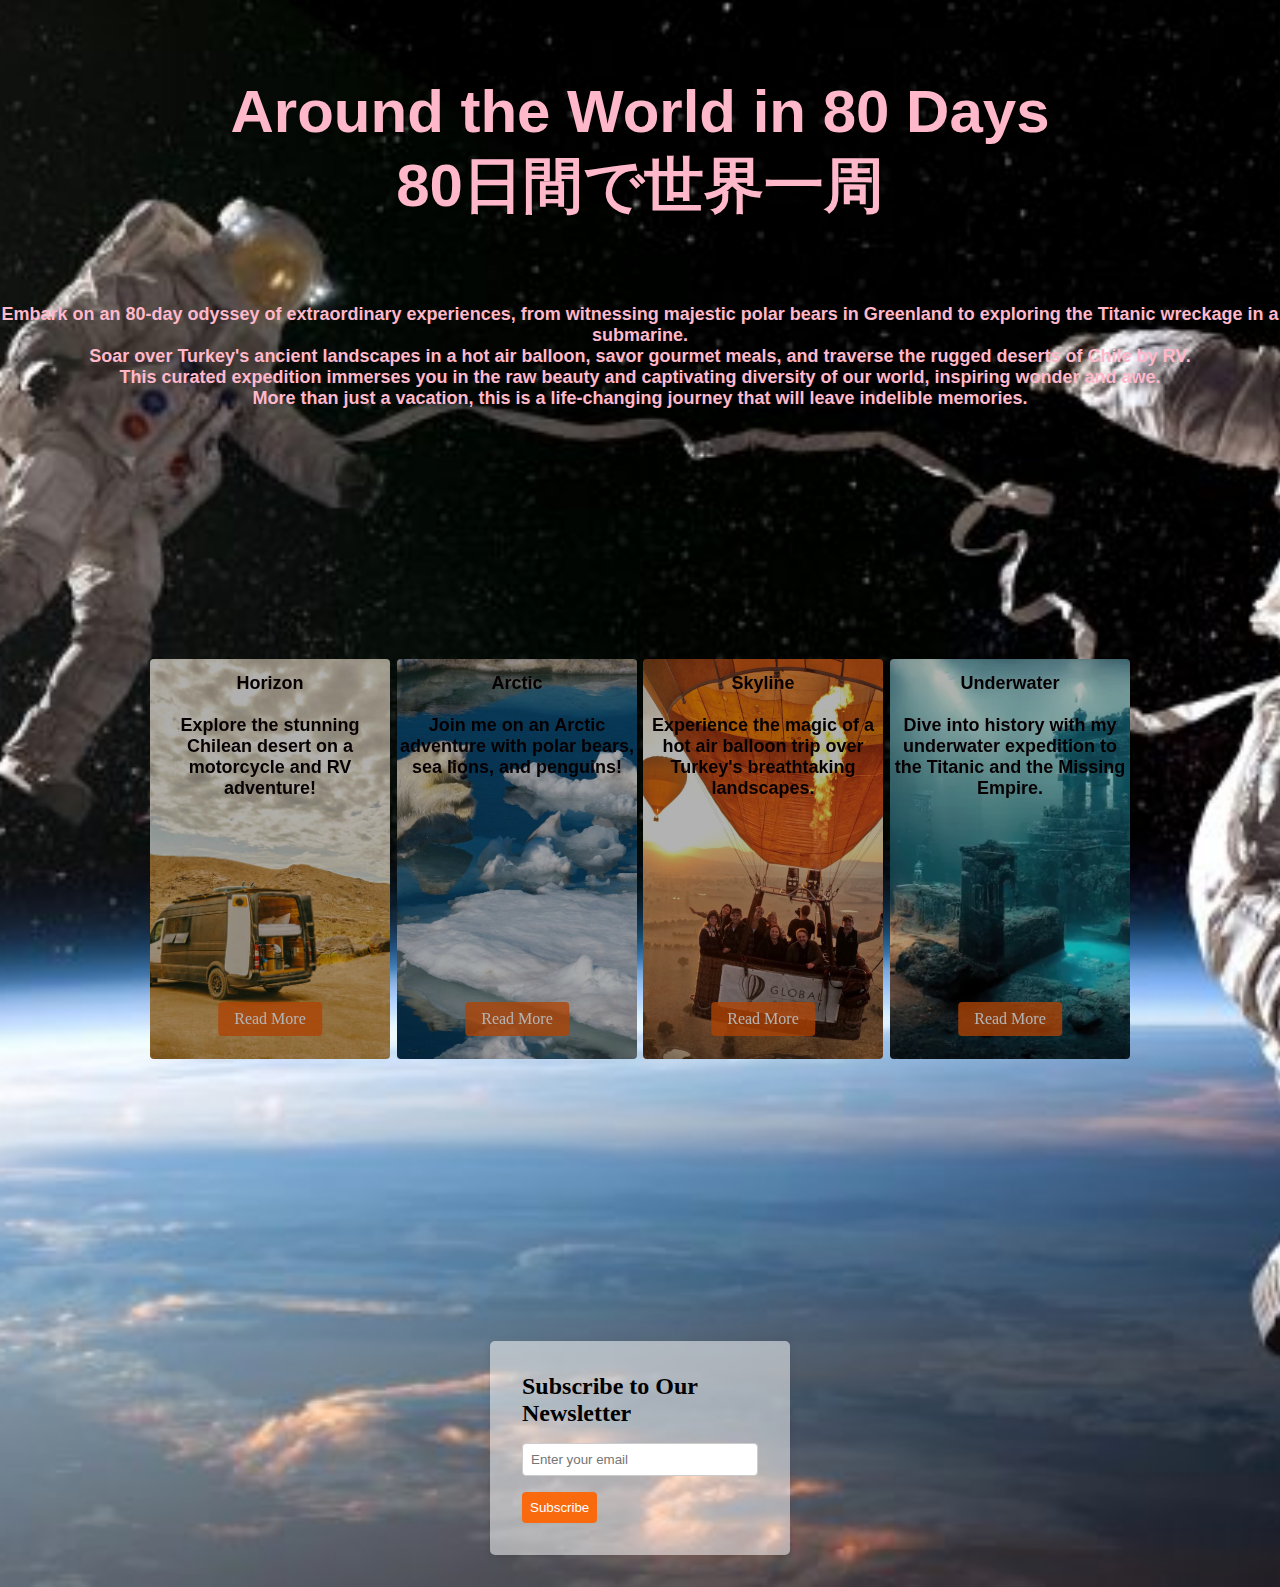
<file: index.html>
<!DOCTYPE html>
<html lang="en">
<head>
    <meta charset="UTF-8">
    <meta name="viewport" content="width=device-width, initial-scale=1.0">
    <title>Document</title>
</head>
<body>
<p id="index"></p>
    <script>
       document.getElementById("index").innerHTML=window.location.assign("./landing/index.html")
        
    </script>
</body>
</html>
</file>
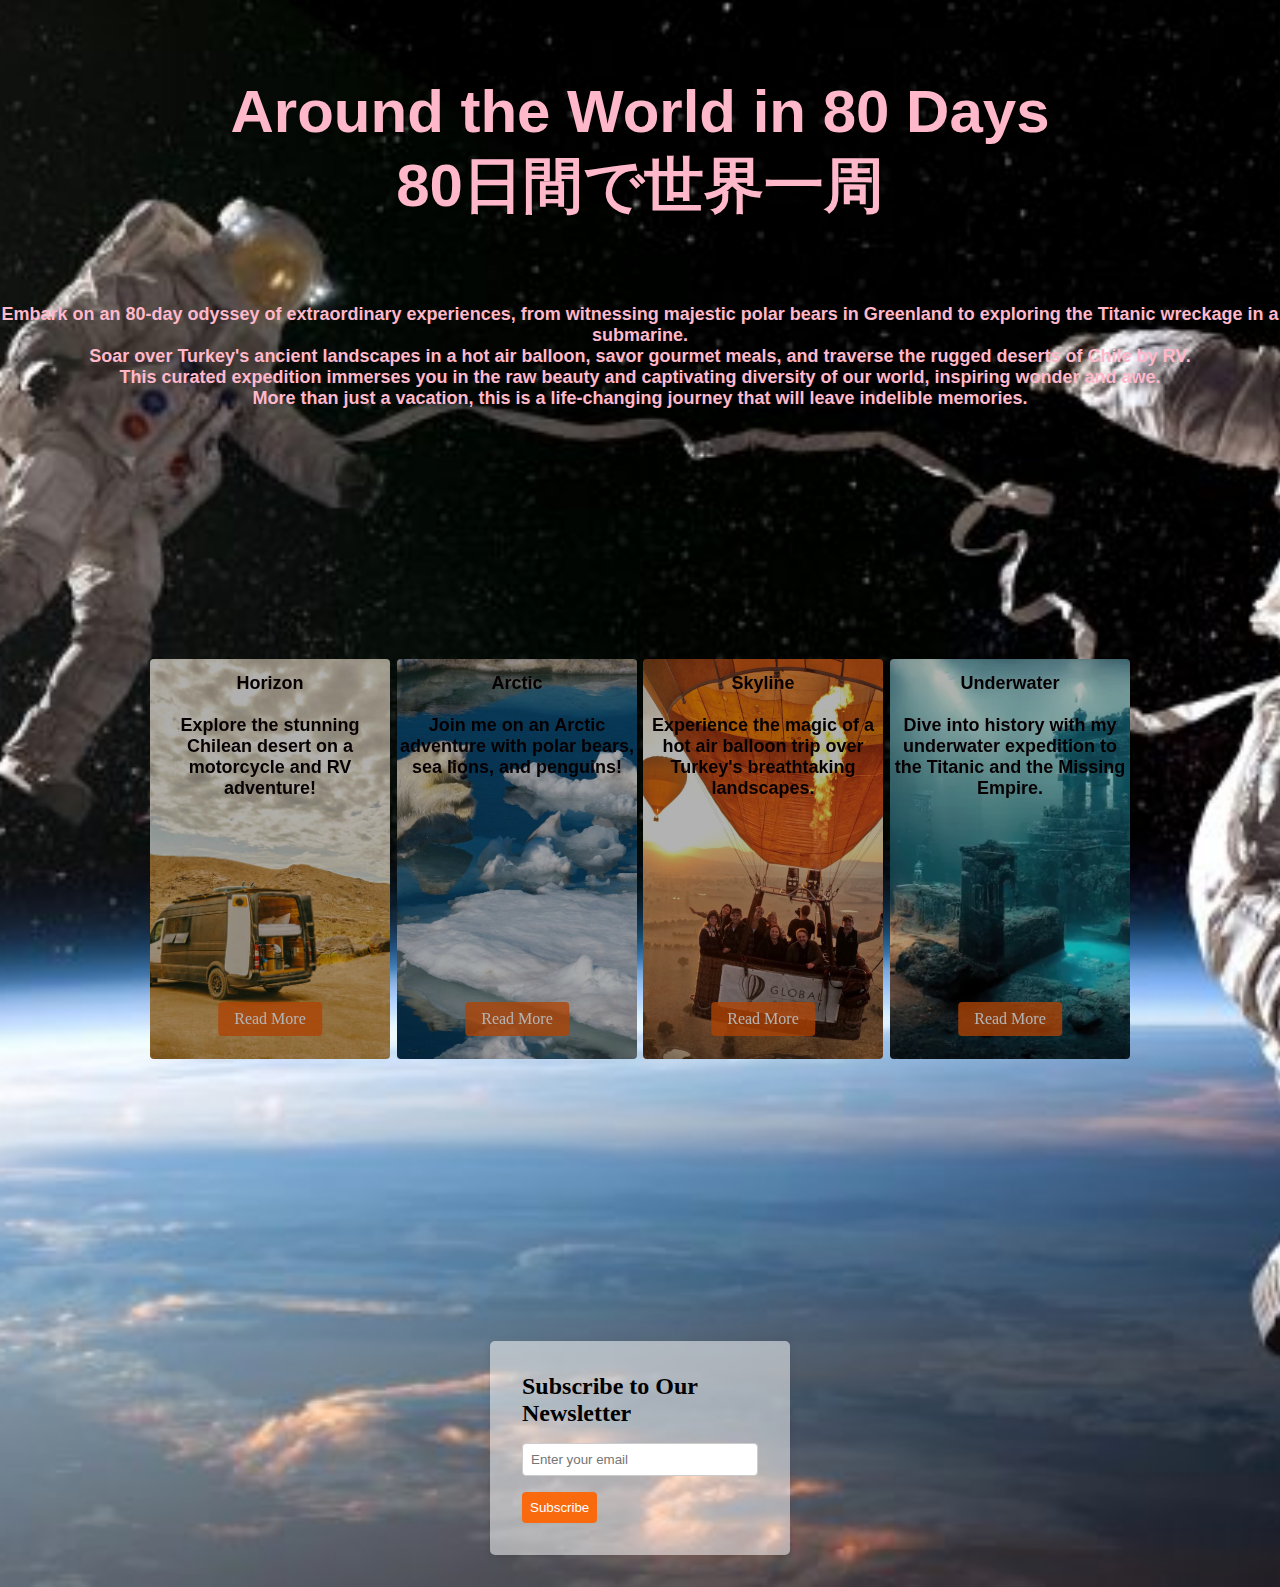
<file: landing/index.html>
<!DOCTYPE html>
<html lang="en">
  <head>
    <meta charset="UTF-8" />
    <meta name="viewport" content="width=device-width, initial-scale=1.0" />
    <link rel="stylesheet" href="main.css">
    <link rel="stylesheet" href="https://cdnjs.cloudflare.com/ajax/libs/font-awesome/6.6.0/css/all.min.css" integrity="sha512-Kc323vGBEqzTmouAECnVceyQqyqdsSiqLQISBL29aUW4U/M7pSPA/gEUZQqv1cwx4OnYxTxve5UMg5GT6L4JJg==" crossorigin="anonymous" referrerpolicy="no-referrer" />
    <title>Document</title>
    <script src="app.js" defer></script>
    <h1>Around the World in 80 Days<br>80日間で世界一周</h1>
    <h4>Embark on an 80-day odyssey of extraordinary experiences, from witnessing majestic polar bears in Greenland to exploring the Titanic wreckage in a submarine.<br>
      Soar over Turkey's ancient landscapes in a hot air balloon, savor gourmet meals, and traverse the rugged deserts of Chile by RV.<br>
      This curated expedition immerses you in the raw beauty and captivating diversity of our world, inspiring wonder and awe. <br>More than just a vacation, this is a life-changing journey that will leave indelible memories.

    </h4>
    
  </head>
  <body>
    
    <div class="wrapper">
      <div class="imgs-parent">
        <div class="img" style="background-image: url(../personal_project/landing/RV1.jpg)"><h3>Horizon<br><br>Explore the stunning Chilean desert on a motorcycle and RV adventure!</h3><a href="..//personal_project/page_1/page_1.html" class="img-button">Read More</a>
        </div>
       
          
        
     <div class="img" style="background-image: url(../personal_project/landing/bear.jpg)"><h3>Arctic<br><br>Join me on an Arctic adventure with polar bears, sea lions, and penguins!</h3><a href="../personal_project/page_2/page_2.html" class="img-button">Read More</a></div>
        <div class="img" style="background-image: url(../personal_project/landing/b4.jpg.jpeg)"><h3>Skyline<br><br>Experience the magic of a hot air balloon trip over Turkey's breathtaking landscapes.</h3><a href="../personal_project/page_3/page_3.html" class="img-button">Read More</a></div>
        <div class="img" style="background-image: url(../personal_project/landing/U1.jpg)"><h3>Underwater<br><br>Dive into history with my underwater expedition to the Titanic and the Missing Empire.</h3><a href="../personal_project/page_4/page_4.html" class="img-button">Read More</a></div>
      </div>
    </div>
  
  <div class="subscribe-form">
    <h2>Subscribe to Our Newsletter</h2>
    <form action="#" method="POST">
      <input type="email" name="email" placeholder="Enter your email" required>
      <button type="submit">Subscribe</button>
    </form>
  </div>
   
  </body>
</html>
</file>
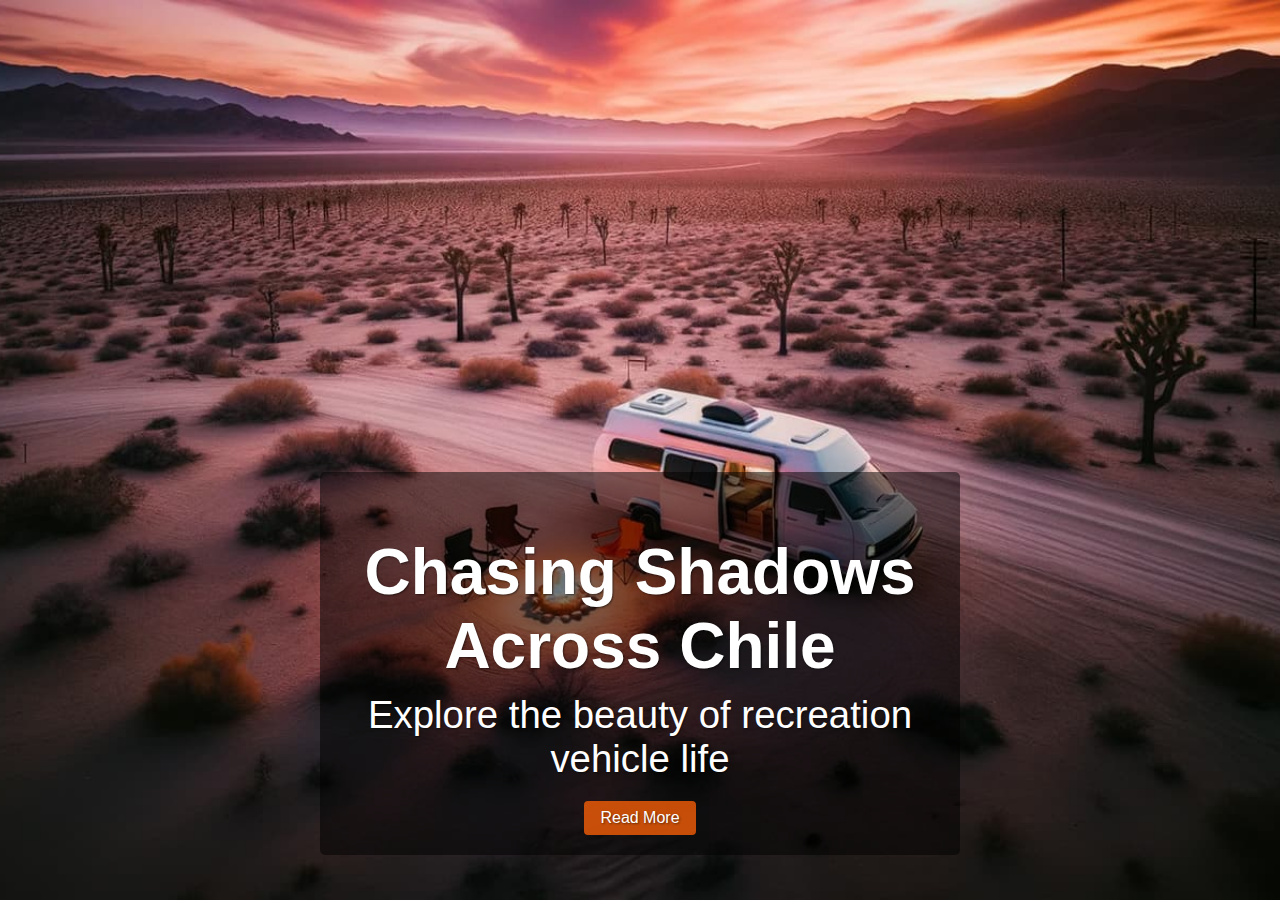
<file: page_1/page_1.html>
<!DOCTYPE html>
<html lang="en">
<head>
    <meta charset="UTF-8">
    <meta name="viewport" content="width=device-width, initial-scale=1.0">
    <title>Horizon</title>
    <style>
        body {
            margin: 0;
            padding: 0;
            height: 100vh;
            overflow: hidden;
            font-family: Arial, sans-serif;
        }

        .background-container {
            position: relative;
            width: 100%;
            height: 100%;
        }

        .background-container img {
            position: absolute;
            top: 0;
            left: 0;
            width: 100%;
            height: 100%;
            object-fit: cover;
            opacity: 0;
            transition: opacity 1s ease-in-out;
        }

        .background-container img.active {
            opacity: 1;
        }

        .content-overlay {
            position: absolute;
            bottom: 5%;
            left: 50%;
            transform: translateX(-50%);
            text-align: center;
            color: white;
            text-shadow: 1px 1px 2px rgba(0, 0, 0, 0.5);
            padding: 20px;
            background: rgba(0, 0, 0, 0.5);
            border-radius: 5px;
        }

        .content-overlay h1 {
            font-size: 5vw; /* Responsive font size */
            margin-bottom: 10px;
        }

        .content-overlay p {
            font-size: 3vw; /* Responsive font size */
            margin: 0 0 20px;
        }

        .img-button {
            background-color: rgba(249, 96, 7, 0.786);
            color: white;
            padding: 0.5rem 1rem;
            border: none;
            border-radius: 0.25rem;
            text-decoration: none;
            font-size: 1rem;
            cursor: pointer;
            transition: background-color 0.3s ease;
            display: inline-block; /* Make it an inline-block */
        }

        .img-button:hover {
            background-color: rgba(0, 0, 0, 0.7); /* Add hover effect */
        }

        /* Media Queries for Responsiveness */
        @media (max-width: 768px) {
            .content-overlay h1 {
                font-size: 8vw; /* Larger text for smaller screens */
            }

            .content-overlay p {
                font-size: 4vw; /* Larger text for smaller screens */
            }
        }
    </style>
</head>
<body>
    <div class="background-container">
        <img src="../page_1/p1-a.jpg" alt="A scenic view of a recreation vehicle in the Chilean landscape" class="active" loading="lazy">
        <img src="../page_1/p1-b.jpg" alt="Camping setup in the desert with a motorbike" loading="lazy">
        <img src="../page_1/p1-c.jpg" alt="Vibrant landscape with wild animals in Chile" loading="lazy">
        <img src="../page_1/p1-d.jpg" alt="Off-road experience with a WW2 vintage Jeep" loading="lazy">
    </div>

    <div class="content-overlay">
        <h1>Chasing Shadows Across Chile</h1>
        <p id="image-description">Explore the beauty of recreation vehicle life</p>
        <a href="https://www.erb.org/home/erb/zh/" class="img-button">Read More</a>
    </div>

    <script>
        const images = document.querySelectorAll('.background-container img');
        const descriptions = [
            "Explore the beauty of recreation vehicle life",
            "Camping in the desert after a long day motorbike ride",
            "Discover vibrant landscapes and wild animals",
            "Ultimate off-road experiences with a WW2 vintage Jeep"
        ];
        const descriptionElement = document.getElementById('image-description');
        let currentIndex = 0;

        function changeImage() {
            images[currentIndex].classList.remove('active');
            currentIndex = (currentIndex + 1) % images.length;
            images[currentIndex].classList.add('active');
            descriptionElement.textContent = descriptions[currentIndex];
        }

        setInterval(changeImage, 3000);
    </script>
</body>
</html>
</file>
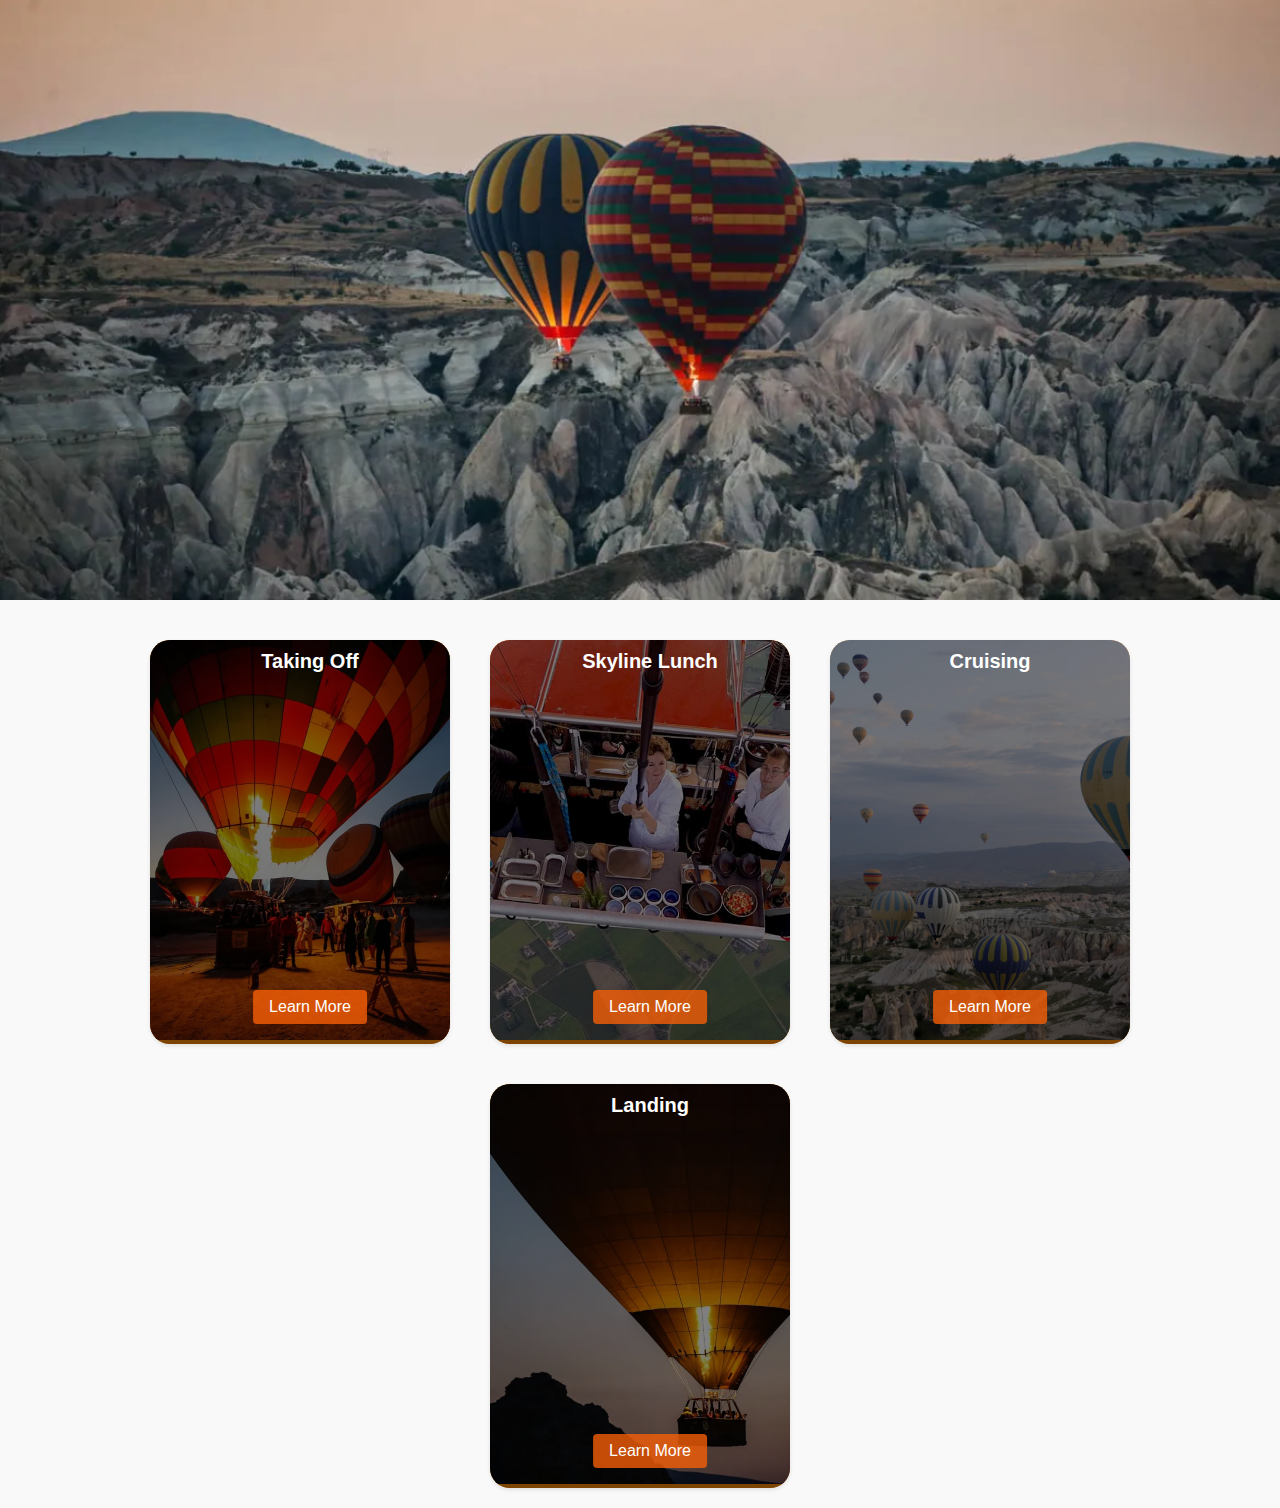
<file: page_1/text.html>
<!DOCTYPE html>
<html lang="en">
<head>
    <meta charset="UTF-8">
    <meta name="viewport" content="width=device-width, initial-scale=1.0">
    <title>Skyline</title>
    <style>
        /* Reset some default styles */
        body, h2, p { margin: 0; padding: 0; }
        
        /* General styles */
        body {
            font-family: Arial, sans-serif;
            background-color: #f9f9f9;
        }
        
        /* Main image container */
        .main-image-container {
            position: relative;
            height: 600px; /* Set a fixed height for the carousel */
            overflow: hidden; /* Hide overflow to create a carousel effect */
            margin-bottom: 20px;
        }

        .main-image {
            position: absolute;
            top: 0;
            left: 0;
            width: 100%;
            height: 100%;
            object-fit: cover;
            opacity: 0; /* Initially hide all images */
            transition: opacity 1s ease-in-out; /* Smooth transition for opacity */
        }

        .main-image.active {
            opacity: 1; /* Show the active image */
        }
        
        /* Product boxes */
        .product-boxes {
            display: flex;
            flex-wrap: wrap;
            justify-content: center;
        }

        .product-box {
            position: relative; /* Allow positioning of overlay */
            width: 300px;
            margin: 20px;
            background-color: #f88603;
            box-shadow: 0 2px 4px rgba(0, 0, 0, 0.1);
            border-radius: 20px;
            overflow: hidden;
        }

        .product-box img {
            width: 100%;
            height: 400px;
            object-fit: cover;
        }

        .product-overlay {
            position: absolute;
            top: 0;
            left: 0;
            width: 100%;
            height: 100%;
            display: flex;
            flex-direction: column;
            justify-content: space-between;
            align-items: center;
            color: white;
            background-color: rgba(0, 0, 0, 0.5); /* Semi-transparent background */
            padding: 10px;
            text-align: center;
        }

        .product-overlay h2 {
            font-size: 20px;
            margin-bottom: 20px;
        }

        .product-button {
            position: absolute;
      bottom: 40px;
      left: 50%;
      transform: translateX(-50%);
      background-color: #fd9104;
      color: white;
      padding: 10px 20px;
      border: none;
      border-radius: 5px;
      cursor: pointer; background-color: rgba(249, 96, 7, 0.786);
            color: white;
            padding: 0.5rem 1rem;
            border: none;
            border-radius: 0.25rem;
            cursor: pointer;
            transition: background-color 0.3s ease;
            text-decoration: none; /* Remove underline from link */
            font-size: 1rem;
        }

        
    </style>
</head>
<body>
    <div class="main-image-container">
        <img src="../page_3/p3-e.jpg" alt="Main Image" class="main-image active">
        <img src="../page_3/p3-a.jpg" alt="Main Image" class="main-image">
        <img src="../page_3/p3-c.jpg" alt="Main Image" class="main-image">
        <img src="../page_3/p3-f.jpg" alt="Main Image" class="main-image">
    </div>

    <div class="product-boxes">
        <div class="product-box">
            <img src="../page_3/p3-b.jpg" alt="Product 1">
            <div class="product-overlay">
                <h2>Taking Off</h2>
                <a href="https://www.erb.org/home/erb/zh/" class="product-button">Learn More</a>
            </div>
        </div>
        <div class="product-box">
            <img src="../page_3/p3-h.jpg" alt="Product 2">
            <div class="product-overlay">
                <h2>Skyline Lunch</h2>
                <a href="https://www.erb.org/home/erb/zh/" class="product-button">Learn More</a>
            </div>
        </div>
        <div class="product-box">
            <img src="../page_3/p3-g.jpg" alt="Product 3">
            <div class="product-overlay">
                <h2>Cruising</h2>
                <a href="https://www.erb.org/home/erb/zh/" class="product-button">Learn More</a>
            </div>
        </div>
        <div class="product-box">
            <img src="../page_3/p3-d.jpg" alt="Product 4">
            <div class="product-overlay">
                <h2>Landing</h2>
                <a href="https://www.erb.org/home/erb/zh/" class="product-button">Learn More</a>
            </div>
        </div>
    </div>

    <script>
        const images = document.querySelectorAll('.main-image');
        let currentIndex = 0;

        function changeImage() {
            images[currentIndex].classList.remove('active');
            currentIndex = (currentIndex + 1) % images.length;
            images[currentIndex].classList.add('active');
        }

        setInterval(changeImage, 2000); // Change image every 3 seconds
    </script>
</body>
</html>
</file>
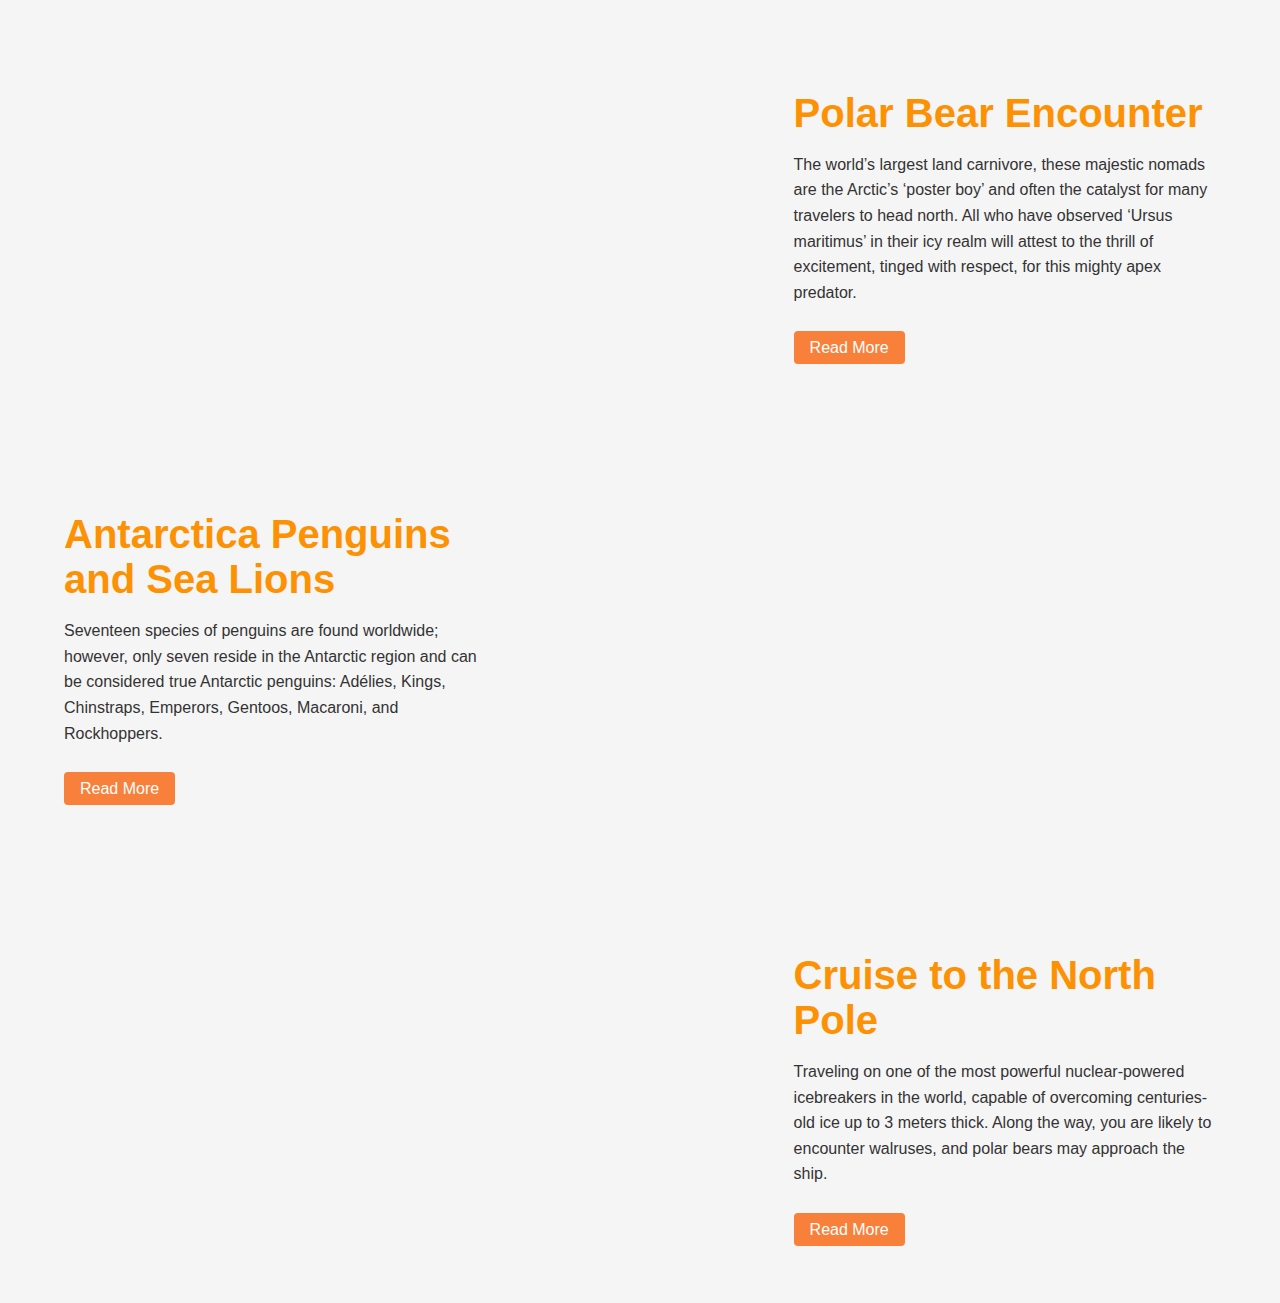
<file: page_2/page_2.html>
<!DOCTYPE html>
<html lang="en">
<head>
    <meta charset="UTF-8">
    <meta name="viewport" content="width=device-width, initial-scale=1.0">
    <title>Arctic</title>
    <style>
        body {
            font-family: Arial, sans-serif;
            margin: 0;
            padding: 0;
        }

        .container {
            display: flex;
            align-items: center;
            justify-content: center;
            height: auto; /* Allow dynamic height */
            padding: 2rem; /* Add some padding */
            background-color: #f5f5f5;
            flex-wrap: wrap; /* Allow wrapping for smaller screens */
        }

        .image-container {
            position: relative;
            width: 60%;
            height: 300px; /* Set a fixed height for images */
            overflow: hidden;
        }

        .main-image {
            width: 100%;
            height: 100%;
            object-fit: cover;
            opacity: 0;
            animation: fade-in 5s ease-in-out forwards;
            loading: lazy; /* Lazy loading for images */
        }

        @keyframes fade-in {
            0% {
                opacity: 0;
            }
            100% {
                opacity: 1;
            }
        }

        .text-container {
            width: 40%;
            padding: 2rem;
            box-sizing: border-box;
        }

        .text-container h1 {
            color: #fd9104;
            font-size: 2.5rem;
            margin-bottom: 1rem;
        }

        .text-container p {
            line-height: 1.6;
            color: #333;
        }

        .reverse-container {
            flex-direction: row-reverse;
        }

        .img-button {
            background-color: rgba(249, 96, 7, 0.786);
            color: white;
            padding: 0.5rem 1rem;
            border: none;
            border-radius: 0.25rem;
            text-decoration: none;
            font-size: 1rem;
            cursor: pointer;
            transition: background-color 0.3s ease;
        }

        .img-button:hover {
            background-color: rgba(0, 0, 0, 0.7); /* Add hover effect */
        }

        /* Media Queries for Responsiveness */
        @media (max-width: 768px) {
            .container {
                flex-direction: column; /* Stack elements on smaller screens */
                align-items: center;
                text-align: center; /* Center text on smaller screens */
            }

            .image-container,
            .text-container {
                width: 100%; /* Full width for smaller screens */
            }

            .text-container {
                padding: 1rem; /* Adjust padding */
            }

            .text-container h1 {
                font-size: 2rem; /* Smaller font size on mobile */
            }

            .text-container p {
                font-size: 1rem; /* Smaller font size on mobile */
            }
        }
    </style>
</head>
<body>
    <div class="container">
        <div class="image-container">
            <img src="../landing/bears-2.jpg" alt="Polar bear in the Arctic" class="main-image">
        </div>
        <div class="text-container">
            <h1>Polar Bear Encounter</h1>
            <p>The world’s largest land carnivore, these majestic nomads are the Arctic’s ‘poster boy’ and often the catalyst for many travelers to head north. All who have observed ‘Ursus maritimus’ in their icy realm will attest to the thrill of excitement, tinged with respect, for this mighty apex predator.</p>
            <br>
            <a href="https://www.erb.org/home/erb/zh/" class="img-button">Read More</a>
        </div>
    </div>

    <div class="container reverse-container">
        <div class="image-container">
            <img src="../landing/bears-3.jpg" alt="Antarctica penguins and sea lions" class="main-image">
        </div>
        <div class="text-container">
            <h1>Antarctica Penguins and Sea Lions</h1>
            <p>Seventeen species of penguins are found worldwide; however, only seven reside in the Antarctic region and can be considered true Antarctic penguins: Adélies, Kings, Chinstraps, Emperors, Gentoos, Macaroni, and Rockhoppers.</p>
            <br>
            <a href="https://www.erb.org/home/erb/zh/" class="img-button">Read More</a>
        </div>
    </div>

    <div class="container">
        <div class="image-container">
            <img src="../landing/bears-1.jpg" alt="Cruise to the North Pole" class="main-image">
        </div>
        <div class="text-container">
            <h1>Cruise to the North Pole</h1>
            <p>Traveling on one of the most powerful nuclear-powered icebreakers in the world, capable of overcoming centuries-old ice up to 3 meters thick. Along the way, you are likely to encounter walruses, and polar bears may approach the ship.</p>
            <br>
            <a href="https://www.erb.org/home/erb/zh/" class="img-button">Read More</a>
        </div>
    </div>
</body>
</html>
</file>
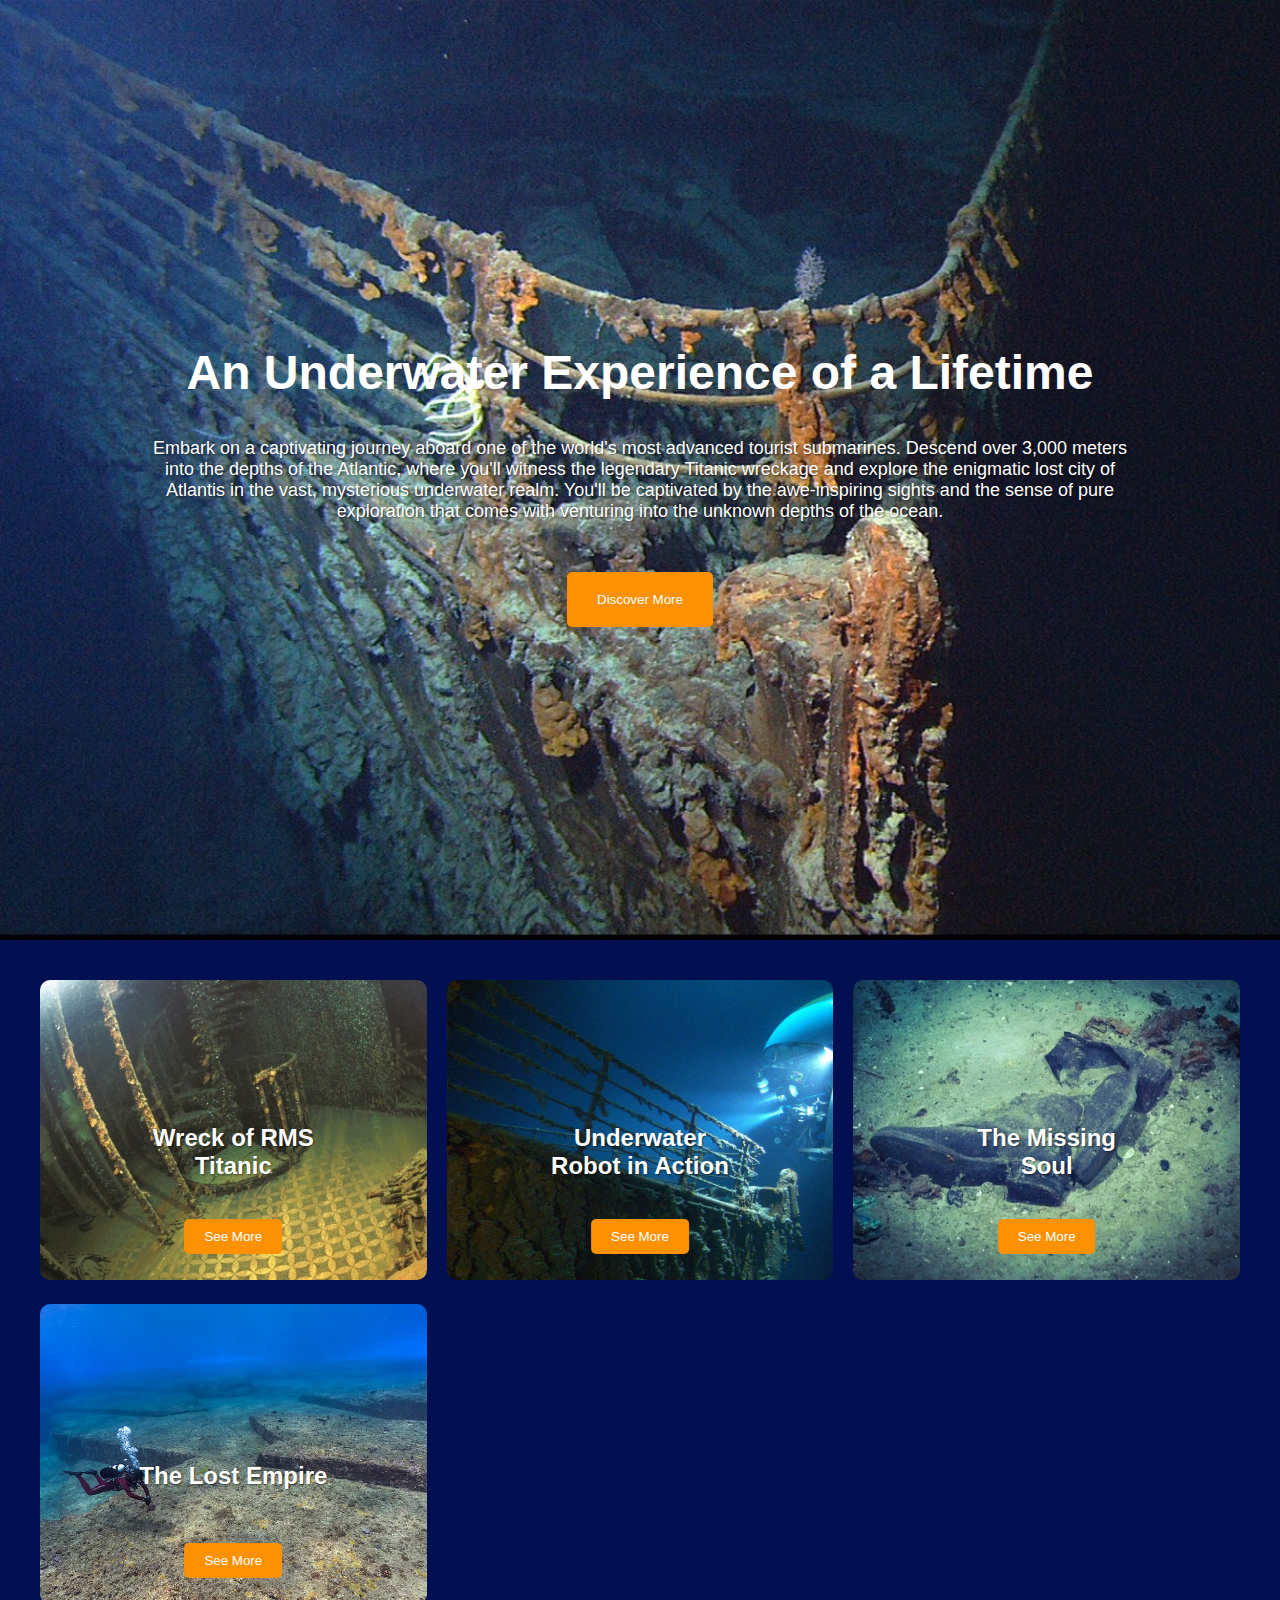
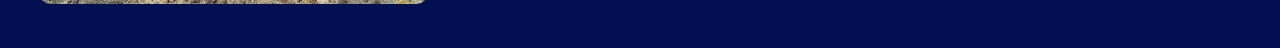
<file: page_4/page_4.html>
<!DOCTYPE html>
<html lang="en">
<head>
  <meta charset="UTF-8">
  <meta name="viewport" content="width=device-width, initial-scale=1.0">
  <title>Underwater</title>
  <style>
    /* Global Styles */
    body {
      font-family: Arial, sans-serif;
      margin: 0;
      padding: 0;
      background-color: rgb(2, 15, 81);
    }

    /* Header Styles */
    header {
      background-image: url('../page_4/t4.jpg');
      background-size: cover;
      background-position: center;
      height: 100vh; /* Use viewport height */
      display: flex;
      flex-direction: column;
      justify-content: center;
      align-items: center;
      color: white;
      text-align: center;
      padding: 20px; /* Add some padding */
    }

    header h1 {
      font-size: 48px;
      margin-bottom: 20px;
    }
    
    header p {
      font-size: 18px;
      max-width: 80%;
      margin-bottom: 50px;
      text-shadow: 1px 1px 2px rgba(0, 0, 0, 0.5);
    }

    header button {
      background-color: #fd9104;
      color: white;
      padding: 20px 30px;
      border: none;
      border-radius: 5px;
      cursor: pointer;
      transition: background-color 0.3s ease;
    }

    header button:hover {
      background-color: rgba(249, 96, 7, 0.9);
    }

    /* Main Content Styles */
    main {
      display: grid;
      grid-template-columns: repeat(auto-fill, minmax(300px, 1fr)); /* Responsive grid */
      grid-gap: 20px;
      padding: 40px;
    }

    .category {
      position: relative;
      overflow: hidden; /* Ensure overflow is hidden for images */
    }

    .category img {
      width: 100%;
      height: 300px;
      border-radius: 10px;
      object-fit: cover;
    }

    .category h2 {
      position: absolute;
      top: 50%;
      left: 50%;
      transform: translate(-50%, -50%);
      color: white;
      font-size: 24px;
      text-align: center;
      text-shadow: 1px 1px 2px rgba(0, 0, 0, 0.5);
    }

    .category button {
      position: absolute;
      bottom: 30px;
      left: 50%;
      transform: translateX(-50%);
      background-color: #fd9104;
      color: white;
      padding: 10px 20px;
      border: none;
      border-radius: 5px;
      cursor: pointer;
      transition: background-color 0.3s ease;
    }

    .category button:hover {
      background-color: rgba(249, 96, 7, 0.9);
    }

    /* Media Queries for Responsiveness */
    @media (max-width: 768px) {
      header h1 {
        font-size: 36px; /* Smaller font size on mobile */
      }

      header p {
        font-size: 16px; /* Smaller paragraph size */
      }
    }
  </style>
</head>
<body>
  <header>
    <h1>An Underwater Experience of a Lifetime</h1>
    <p>Embark on a captivating journey aboard one of the world's most advanced tourist submarines. 
    Descend over 3,000 meters into the depths of the Atlantic, where you'll witness the legendary Titanic wreckage 
    and explore the enigmatic lost city of Atlantis in the vast, mysterious underwater realm. 
    You'll be captivated by the awe-inspiring sights and the sense of pure exploration that comes with venturing into the unknown depths of the ocean.</p>
    <a href="https://www.erb.org/home/erb/zh/"><button>Discover More</button></a>
  </header>

  <main>
    <div class="category">
      <img src="../page_4/t1.jpg" alt="Wreck of RMS Titanic">
      <h2>Wreck of RMS Titanic</h2>
      <a href="https://www.erb.org/home/erb/zh/">
        <button>See More</button>
      </a>
    </div>
    <div class="category">
      <img src="../page_4/t2.jpg" alt="Underwater Robot in Action">
      <h2>Underwater Robot in Action</h2>
      <a href="https://www.erb.org/home/erb/zh/">
        <button>See More</button>
      </a>
    </div>
    <div class="category">
      <img src="../page_4/t6.jpg" alt="The Missing Soul">
      <h2>The Missing Soul</h2>
      <a href="https://www.erb.org/home/erb/zh/">
        <button>See More</button>
      </a>
    </div>
    <div class="category">
      <img src="../page_4/t5.jpg" alt="The Lost Empire">
      <h2>The Lost Empire</h2>
      <a href="https://www.erb.org/home/erb/zh/">
        <button>See More</button>
      </a>
    </div>
  </main>
</body>
</html>
</file>
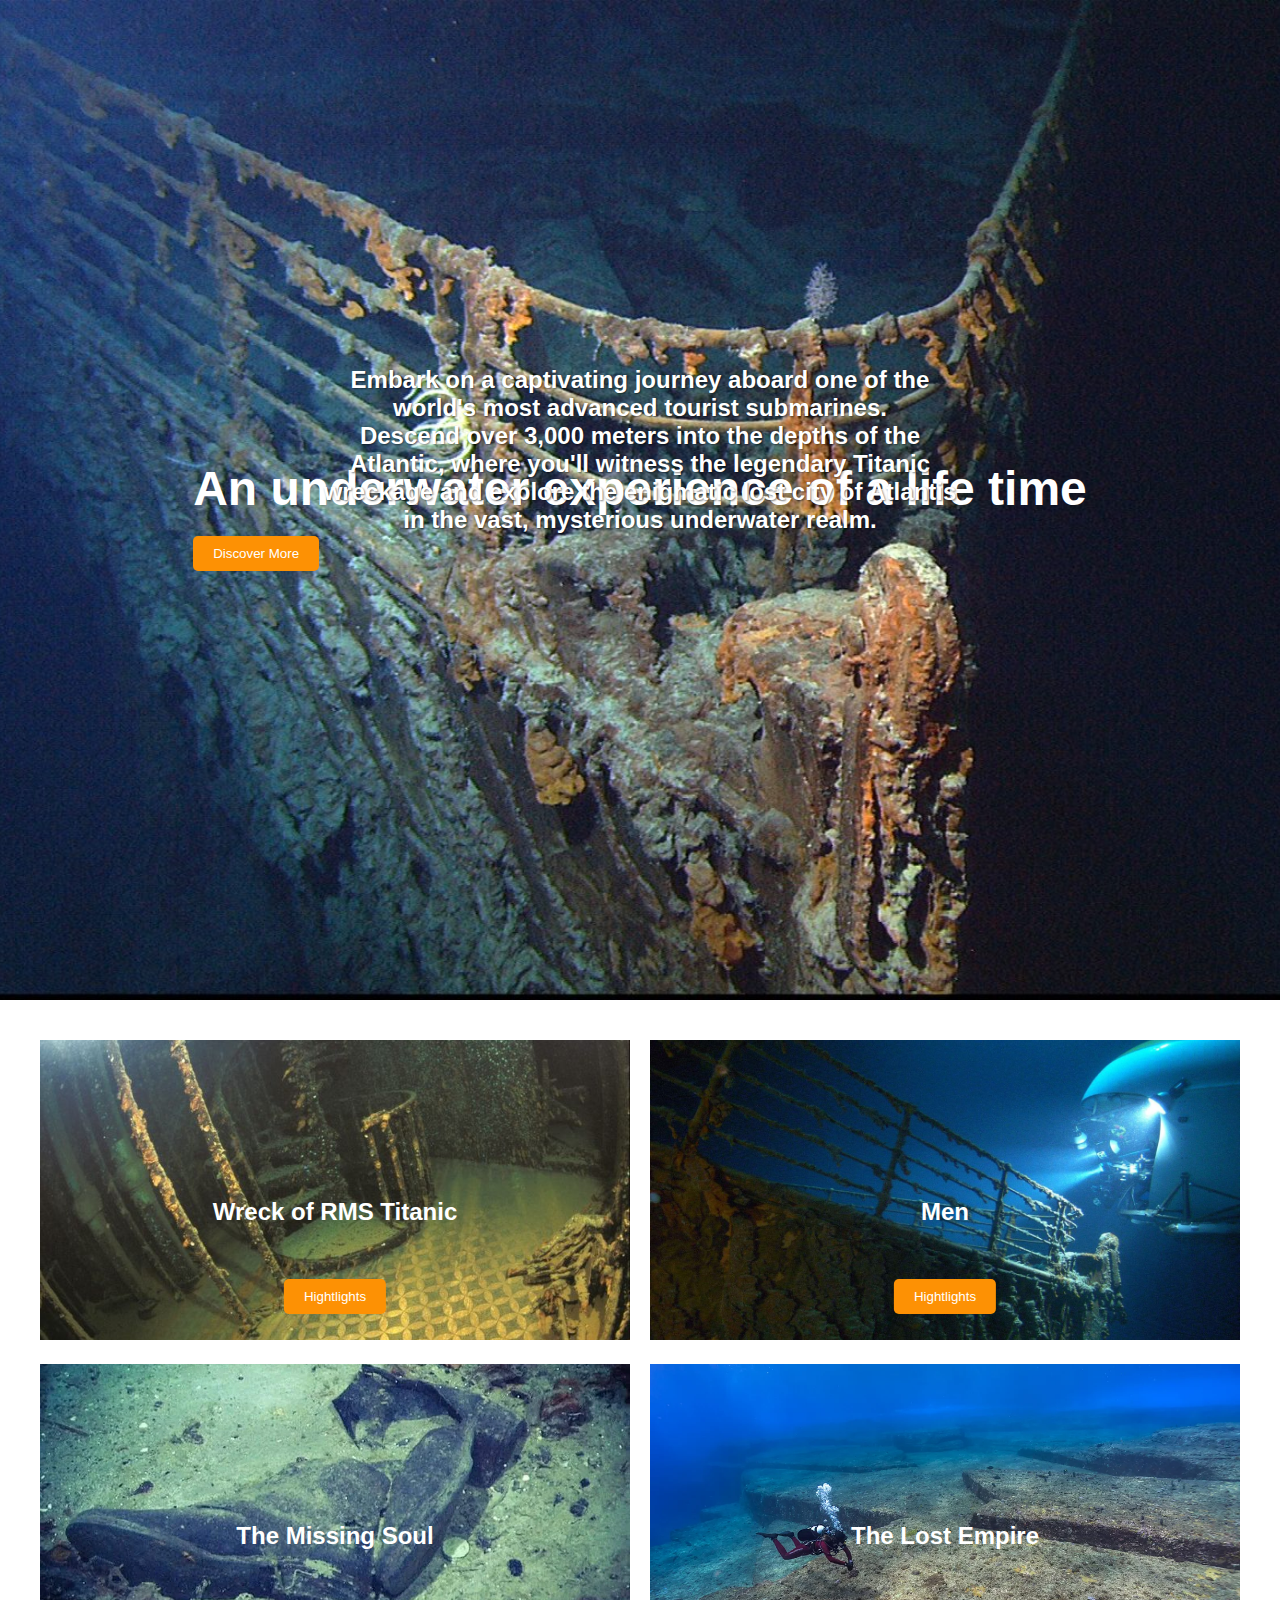
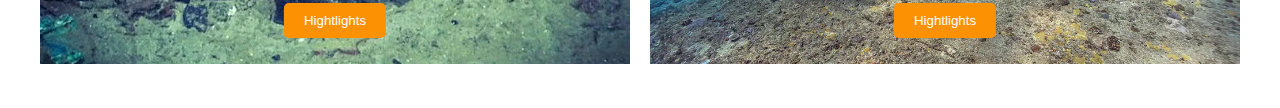
<file: page_4/page_4a.html>
<!DOCTYPE html>
<html lang="en">
<head>
  <meta charset="UTF-8">
  <meta name="viewport" content="width=device-width, initial-scale=1.0">
  <title>Hexashop</title>
  <script src="watercanvas.js"></script>
  <style>
    /* Global Styles */
    body {
      font-family: Arial, sans-serif;
      margin: 0;
      padding: 0;
    }

    /* Header Styles */
    header {
      background-image: url('../page_4/t4.jpg');
      background-size: cover;
      background-position: center;
      height: 1000px;
      display: flex;
      flex-direction: column;
      justify-content: center;
      align-items: center;
      color: white;
    }

    header h1 {
      font-size: 48px;
      margin-bottom: 20px;
    }
    
    .main-image-text {
            position: absolute;
            top: 50%;
            left: 50%;
            transform: translate(-50%, -50%);
            text-align: center;
            color: white;
            font-size: 24px;
            font-weight: bold;
            text-shadow: 1px 1px 2px rgba(0, 0, 0, 0.5);
            max-width: 80%;
        }

    header button {
      background-color: #fd9104;
      color: white;
      padding: 10px 20px;
      border: none;
      border-radius: 5px;
      cursor: pointer;
    }

    /* Main Content Styles */
    main {
      display: grid;
      grid-template-columns: repeat(2, 1fr);
      grid-gap: 20px;
      padding: 40px;
    }

    .category {
      position: relative;
    }

    .category img {
      width: 100%;
      height: 300px;
      object-fit: cover;
    }

    .category h2 {
      position: absolute;
      top: 50%;
      left: 50%;
      transform: translate(-50%, -50%);
      color: white;
      font-size: 24px;
    }

    .category button {
      position: absolute;
      bottom: 30px;
      left: 50%;
      transform: translateX(-50%);
      background-color: #fd9104;
      color: white;
      padding: 10px 20px;
      border: none;
      border-radius: 5px;
      cursor: pointer;
    }
  </style>
</head>
<body>
  <header>
    <div id="waterHolder">
    <h1>An underwater experience of a life time</h1>
    <div class="main-image-text">
  Embark on a captivating journey aboard one of the world's most advanced tourist submarines. <br>
  Descend over 3,000 meters into the depths of the Atlantic, where you'll witness the legendary Titanic wreckage and explore the enigmatic lost city of Atlantis in the vast, mysterious underwater realm.
    </div>
    <button>Discover More</button>
  </header>

  <main>
    <div class="category">
      <img src="../page_4/t1.jpg" alt="Women">
      <h2>Wreck of RMS Titanic</h2>
      <button>Hightlights</button>
    </div>
    <div class="category">
      <img src="..//page_4/t2.jpg" alt="Men">
      <h2>Men</h2>
      <button>Hightlights</button>
    </div>
    <div class="category">
      <img src="../page_4/t6.jpg" alt="Kids">
      <h2>The Missing Soul</h2>
      <button>Hightlights</button>
    </div>
    <div class="category">
      <img src="../page_4/t5.jpg" alt="Accessories">
      <h2>The Lost Empire</h2><a href="https://www.google.com">
      <button>Hightlights</button></a>
    </div>
  </div>
  </main>

  <script>
    var width = 350;
    var height = 275;
    
    function init(){
      var waterModel = new WaterModel(width, height, {
          resolution:2.0,
          interpolate:false,
          damping:0.985,
          clipping:5,
          evolveThreshold:0.05,
          maxFps:30,
          showStats:true
        });
      var waterCanvas = new WaterCanvas(width, height,
        "waterHolder", waterModel, {
          backgroundImageUrl:"images/yourimage.jpg",
          lightRefraction:9.0,
          lightReflection:0.1,
          maxFps:20,
          showStats:true
        });
    }
    </script>
</body>
</html>
</file>
<file: landing/main.css>
* {
  margin: 0;
  padding: 0;
  box-sizing: border-box;
}

:root {
  --transition: cubic-bezier(0.1, 0.7, 0, 1);
}

body {
  background: url("../personal_project/landing/landing.jpg");
  background-size: cover;
  background-position: center;
  background-repeat: no-repeat;
  height: auto;
}
h1 {
  color: #ffb7ca;
  font-family: Arial, "Helvetica Neue", Helvetica, sans-serif;
  font-size: 60px;
  text-align: center;
  margin-top: 6%;
}

h3 {
  color: #090003;
  font-family: Arial, Helvetica, sans-serif;
  font-size: 18px;
  text-align: center;
  margin-top: 6%;
}

h4 {
  color:#ffb7ca;
  font-family: Arial, Helvetica, sans-serif;
  font-size: 18px;
  text-align: center;
  margin-top: 6%;
}

.wrapper {
  display: flex;
  align-items: center;
  justify-content: center;
  height: 100vh;
}

/* COMMON */
.wrapper {
  display: flex;
  align-items: center;
  justify-content: center;
  height: 100vh;
}

.imgs-parent {
  display: flex;
  gap: 0.4rem;
  perspective: 60rem;
}

.img {
  width: 15rem;
  height: 25rem;
  background-size: cover;
  background-position: center;
  cursor: pointer;
  transition: 
    transform 1.25s var(--transition), 
    filter 3s var(--transition),
    width 0.3s var(--transition);
  position: relative;
  filter: grayscale(0) brightness(0.7);
  border-radius: 0.25rem;
  will-change: transform, filter;
}

/* When Hovered */
.img:hover {
  transform: translateZ(17.375rem);
  filter: inherit;
}

/* Sidebar Helpers */
.img::before,
.img::after {
  content: "";
  position: absolute;
  width: 1.25rem;
  height: 100%;
  right: -1.25rem;
}

.img::after {
  left: -1.25rem;
}

/* When Hovered RIGHT */
.img:hover + * {
  transform: translateZ(14.77rem) rotateY(35deg);
  filter: grayscale(0.2) brightness(0.9);
  z-index: -1;
}

.img:hover + * + * {
  transform: translateZ(9.73rem) rotateY(40deg);
  filter: grayscale(0.4) brightness(0.8);
  z-index: -2;
}

.img:hover + * + * + * {
  transform: translateZ(4.17rem) rotateY(35deg);
  filter: grayscale(0.6) brightness(0.7);
  z-index: -3;
}

.img:hover + * + * + * + * {
  transform: translateZ(1.1rem) rotateY(25deg);
  filter: grayscale(0.8) brightness(0.6);
  z-index: -4;
}

/* When Hovered LEFT */
.img:has(+ :hover) {
  transform: translateZ(14.77rem) rotateY(-35deg);
  filter: grayscale(0.2) brightness(0.9);
}

.img:has(+ * + :hover) {
  transform: translateZ(9.73rem) rotateY(-40deg);
  filter: grayscale(0.4) brightness(0.8);
}

.img:has(+ * + * + :hover) {
  transform: translateZ(4.17rem) rotateY(-35deg);
  filter: grayscale(0.6) brightness(0.7);
}

.img:has(+ * + * + * + :hover) {
  transform: translateZ(1.1rem) rotateY(-25deg);
  filter: grayscale(0.8) brightness(0.6);
}
.img-button {
  position: absolute;
  top: 90%;
  left: 50%;
  transform: translate(-50%, -50%);
  background-color: rgba(249, 96, 7, 0.786);
  color: white;
  padding: 0.5rem 1rem;
  border: none;
  border-radius: 0.25rem;
  text-decoration: none;
  font-size: 1rem;
  cursor: pointer;
  transition: background-color 0.3s ease;
}

.img-button:hover {
  background-color: rgba(0, 0, 0, 0.7);
}

/* When clicked */
.open {
  width: 20vw;
  transform: translateZ(17.375rem);
  filter: inherit;
  z-index: 1;
  margin: 0 0.45vw;
}

.subscribe-form {
  display: flex;
  flex-direction: column;
  align-items: center;
  background-color: rgba(255, 255, 255, 0.522);
  padding: 2rem;
  border-radius: 5px;
  box-shadow: 0 2px 10px rgba(0, 0, 0, 0.1);
  margin: 2rem auto;
  width: 300px;
}

.subscribe-form h2 {
  margin-bottom: 1rem;
}

.subscribe-form input {
  padding: 0.5rem;
  margin-bottom: 1rem;
  border: 1px solid #ccc;
  border-radius: 4px;
  width: 100%;
}

.subscribe-form button {
  padding: 0.5rem;
  background-color: #f96a0f;
  color: white;
  border: none;
  border-radius: 4px;
  cursor: pointer;
  transition: background-color 0.1s ease;
}

.subscribe-form button:hover {
  background-color: #e55a0f;
}
</file>
